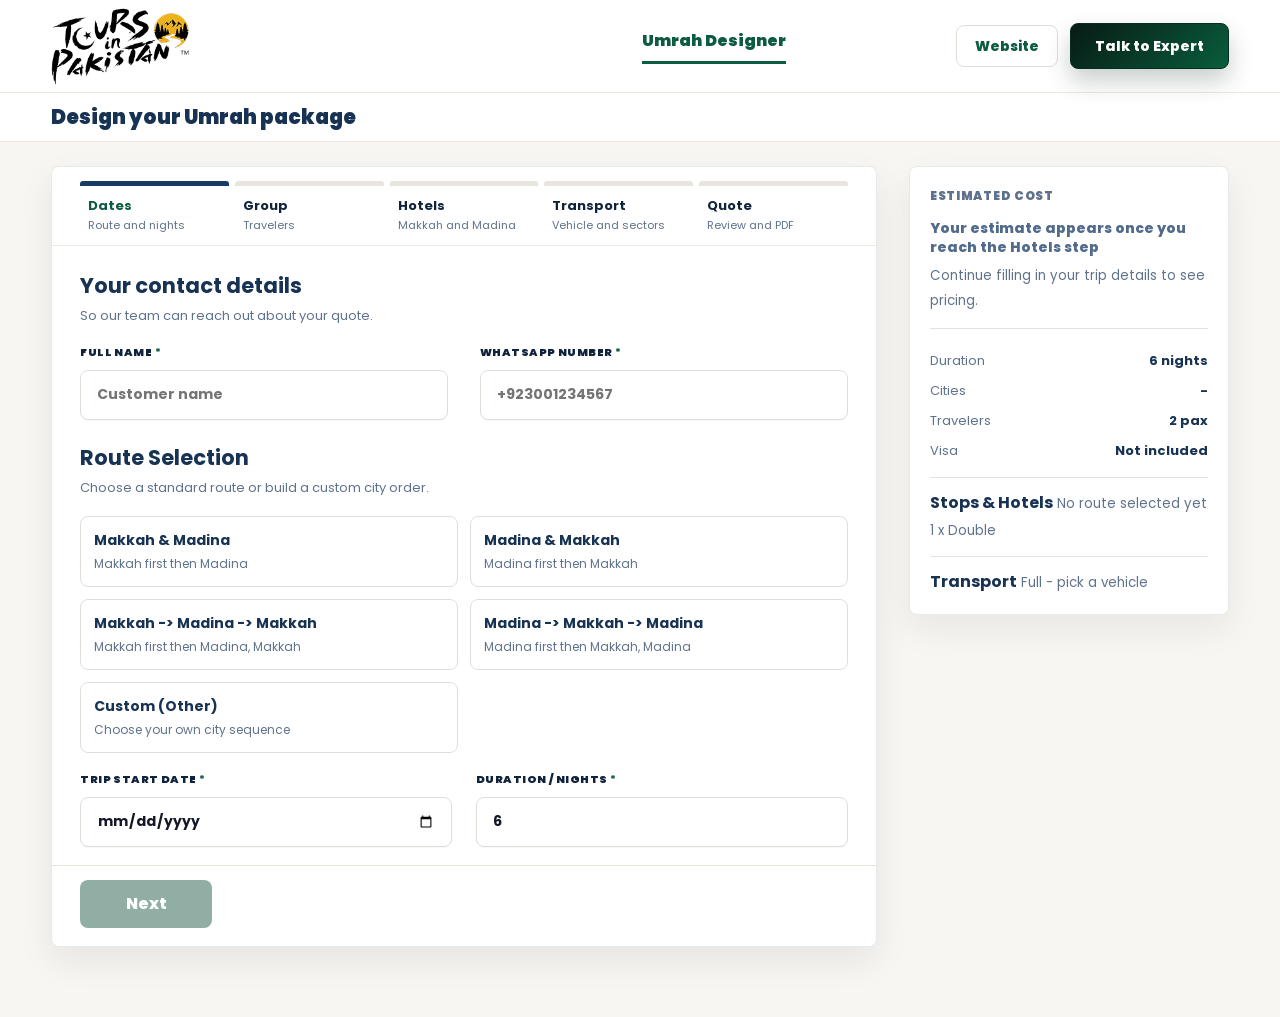
<file: index.html>
<!doctype html>
<html lang="en">
  <head>
    <meta charset="UTF-8" />
    <meta name="viewport" content="width=device-width, initial-scale=1.0" />
    <title>Umrah Package Designer</title>
    <link rel="preconnect" href="https://fonts.googleapis.com">
    <link rel="preconnect" href="https://fonts.gstatic.com" crossorigin>
    <link href="https://fonts.googleapis.com/css2?family=Poppins:wght@400;500;600;700;800;900&display=swap" rel="stylesheet">
    <link rel="stylesheet" href="./styles.css?v=28" />
  </head>
  <body>
    <nav class="nav">
      <div class="container navin">
        <a class="brand" href="#">
          <img class="brandLogo" src="./toursinpakistan-logo.png?v=1" alt="Tours in Pakistan">
        </a>
        <div class="links">
          <a href="#designer">Umrah Designer</a>
        </div>
        <div class="navActions">
          <a class="btn small alt" href="https://toursinpakistan.com/" target="_blank" rel="noreferrer">Website</a>
          <a class="btn small" href="https://wa.me/923703049245">Talk to Expert</a>
        </div>
      </div>
    </nav>

    <header class="hero">
      <div class="container heroIntro">
        <span class="heroIcon" aria-hidden="true"></span>
        <h1>Design your Umrah package</h1>
        <p>Choose dates, route, hotels, rooms, transport and extras using your own 1448H data. The estimate stays zero until priced options are selected.</p>
      </div>
    </header>

    <main class="container modernMain" id="designer">
      <div class="designerLayout">
        <section class="wizardCard">
          <div class="wizardSteps" id="wizardSteps"></div>
          <div class="wizardGrid" id="wizardGrid"></div>
          <div class="wizardFooter">
            <div id="summaryTags" class="summaryTags"></div>
            <div class="wizardButtons">
              <button class="btn small alt" id="backStepBtn" type="button">Previous</button>
              <button class="btn redBtn" id="designBtn" type="button">Next</button>
            </div>
          </div>
        </section>

        <aside class="estimateCard" id="estimateCard"></aside>
      </div>

      <section class="resultBar hidden" id="resultBar">
        <div>
          <span class="pill greenPill">Live estimate</span>
          <h2 id="previewTitle">Umrah package estimate</h2>
          <p id="previewMeta">Select hotels and transport to start pricing.</p>
        </div>
        <div class="resultActions">
          <span>Estimated total</span>
          <strong id="price">Rs. 0</strong>
          <div class="resultButtons">
            <button class="btn small alt" id="editTripBtn" type="button">Edit Details</button>
            <button class="btn small" id="pdfBtn" type="button">Download PDF</button>
          </div>
        </div>
      </section>

      <section class="panel simplePanel hidden" id="itinerary">
        <div class="sectionTitle">
          <div>
            <h2>Package Itinerary</h2>
            <p>Generated from selected route, nights and hotels after submission.</p>
          </div>
        </div>
        <div class="itinerary" id="itineraryList"></div>
      </section>
    </main>

    <div class="submitModal hidden" id="submitModal" role="dialog" aria-modal="true" aria-labelledby="submitModalTitle">
      <div class="submitBackdrop" data-close-submit></div>
      <div class="submitDialog">
        <button class="submitClose" type="button" data-close-submit aria-label="Close">x</button>
        <div class="submitIcon">✓</div>
        <h2 id="submitModalTitle">Thank you</h2>
        <p>We have received your details. Our person will contact you soon.</p>
        <button class="btn" type="button" data-close-submit>Close</button>
      </div>
    </div>

    <script src="./data.js?v=18"></script>
    <script src="./app.js?v=46"></script>
  </body>
</html>
</file>
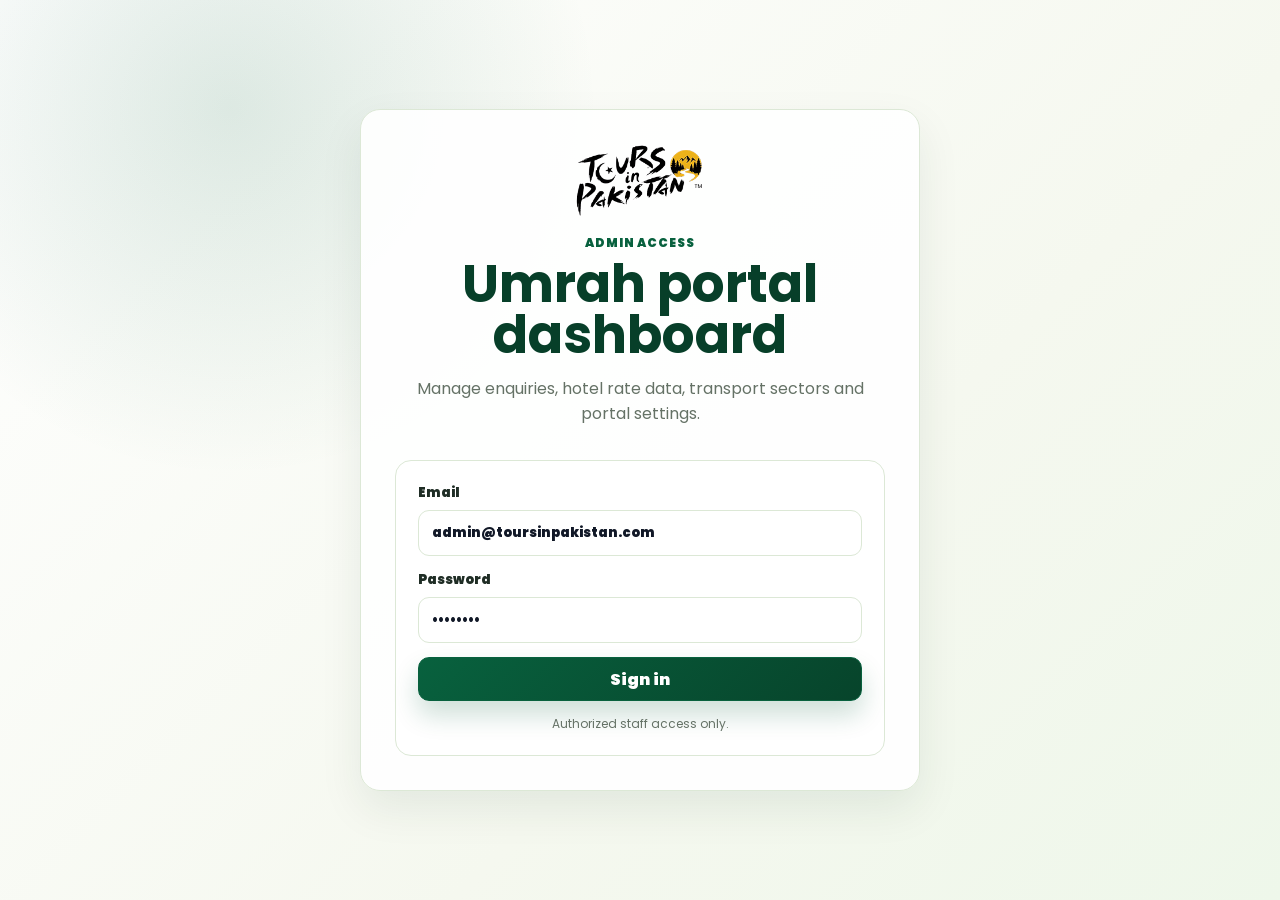
<file: dashboard.html>
<!doctype html>
<html lang="en">
  <head>
    <meta charset="UTF-8" />
    <meta name="viewport" content="width=device-width, initial-scale=1.0" />
    <title>Umrah Portal Dashboard</title>
    <link rel="preconnect" href="https://fonts.googleapis.com">
    <link rel="preconnect" href="https://fonts.gstatic.com" crossorigin>
    <link href="https://fonts.googleapis.com/css2?family=Poppins:wght@400;500;600;700;800;900&display=swap" rel="stylesheet">
    <link rel="stylesheet" href="./dashboard.css?v=23" />
  </head>
  <body>
    <main class="loginShell" id="loginShell">
      <section class="loginPanel">
        <a class="brand" href="./index.html">
          <img class="brandLogo" src="./toursinpakistan-logo.png?v=1" alt="Tours in Pakistan">
        </a>
        <div>
          <p class="eyebrow">Admin access</p>
          <h1>Umrah portal dashboard</h1>
          <p class="muted">Manage enquiries, hotel rate data, transport sectors and portal settings.</p>
        </div>
        <form class="loginCard" id="loginForm">
          <label>Email<input id="loginEmail" type="email" value="admin@toursinpakistan.com" autocomplete="username" required></label>
          <label>Password<input id="loginPassword" type="password" value="admin123" autocomplete="current-password" required></label>
          <button class="primaryBtn" type="submit">Sign in</button>
          <p class="loginHint">Authorized staff access only.</p>
          <div class="alert hidden" id="loginAlert"></div>
        </form>
      </section>
    </main>

    <div class="adminShell hidden" id="adminShell">
      <aside class="sidebar">
        <div class="mobileMenuBar">
          <a class="brand sidebarBrand" href="./index.html">
            <img class="brandLogo sidebarLogo" src="./toursinpakistan-logo.png?v=1" alt="Tours in Pakistan">
          </a>
          <button class="menuToggle" id="menuToggle" type="button" aria-label="Open dashboard menu" aria-expanded="false">
            <span></span><span></span><span></span>
          </button>
        </div>
        <nav class="sideNav" id="sideNav">
          <button class="active" data-view="overview" type="button">Dashboard</button>
          <button data-view="leads" type="button">Leads</button>
          <button data-view="hotels" type="button">Hotels</button>
          <button data-view="vehicles" type="button">Vehicles</button>
          <button data-view="transport" type="button">Transport</button>
          <button data-view="settings" type="button">Settings</button>
          <button class="navExportBtn" id="exportLeadsBtn" type="button">Export Leads</button>
          <button class="navLogoutBtn" id="logoutBtn" type="button">Sign out</button>
        </nav>
      </aside>

      <main class="adminMain">
        <header class="topbar">
          <div>
            <p class="eyebrow">Tours in Pakistan</p>
            <h1 id="viewTitle">Dashboard</h1>
          </div>
        </header>

        <section class="view active" id="overviewView">
          <div class="statsGrid" id="statsGrid"></div>
          <div class="dashboardMainGrid">
            <article class="card">
              <div class="cardHead">
                <div>
                  <h2>Recent enquiries</h2>
                  <p>Live quote requests from the designer and admin entries.</p>
                </div>
              </div>
              <div class="compactList" id="recentLeads"></div>
            </article>
            <article class="card profitCard">
              <div class="cardHead">
                <div>
                  <h2>Profit by category</h2>
                  <p>Added in SAR after hotel, transport and extras are calculated.</p>
                </div>
              </div>
              <div class="profitGrid">
                <label>Economy<input id="overviewProfitEconomySar" type="number" min="0"></label>
                <label>Standard<input id="overviewProfitStandardSar" type="number" min="0"></label>
                <label>Executive<input id="overviewProfitExecutiveSar" type="number" min="0"></label>
              </div>
              <div class="profitActions">
                <button class="primaryBtn small" id="saveOverviewProfitBtn" type="button">Save Profit</button>
                <span class="saveHint hidden" id="overviewProfitSaved">Saved</span>
              </div>
            </article>
          </div>
        </section>

        <section class="view" id="leadsView">
          <div class="card">
            <div class="cardHead">
              <div>
                <h2>Leads</h2>
                <p>Track customer enquiries, quote status and trip details.</p>
              </div>
              <button class="ghostBtn" id="addLeadBtn" type="button">Add Lead</button>
            </div>
            <div class="tableWrap">
              <table class="leadsTable">
                <thead>
                  <tr>
                    <th>Name</th>
                    <th>Phone</th>
                    <th>Route</th>
                    <th>Date</th>
                    <th>Hotels</th>
                    <th>Total</th>
                    <th>Status</th>
                    <th>Action</th>
                  </tr>
                </thead>
                <tbody id="leadsTable"></tbody>
              </table>
            </div>
          </div>
        </section>

        <section class="view" id="hotelsView">
          <div class="card">
            <div class="cardHead">
              <div>
                <h2>Hotels</h2>
                <p>Seasonal rate records loaded from your Makkah, Madina and Top Agent sheets.</p>
              </div>
              <div class="topActions">
                <input class="searchBox" id="hotelSearch" type="search" placeholder="Search hotel or city">
                <button class="ghostBtn" id="addHotelBtn" type="button">Add Hotel</button>
              </div>
            </div>
            <div class="hotelCitySections">
              <section class="hotelCityBlock">
                <div class="citySectionHead">
                  <h3>Makkah Hotels</h3>
                  <span id="makkahHotelCount">0 hotels</span>
                </div>
                <div class="hotelGrid" id="makkahHotelGrid"></div>
              </section>
              <section class="hotelCityBlock">
                <div class="citySectionHead">
                  <h3>Madina Hotels</h3>
                  <span id="madinaHotelCount">0 hotels</span>
                </div>
                <div class="hotelGrid" id="madinaHotelGrid"></div>
              </section>
            </div>
          </div>
        </section>

        <section class="view" id="transportView">
          <div class="card">
            <div class="cardHead">
              <div>
                <h2>Transport</h2>
                <p>Vehicle sector prices from the Harmain transport rate sheet.</p>
              </div>
              <div class="topActions">
                <span class="badge">SAR per vehicle</span>
                <button class="ghostBtn" id="addTransportBtn" type="button">Add Sector</button>
              </div>
            </div>
            <div class="tableWrap">
              <table class="transportTable">
                <thead id="transportHead"></thead>
                <tbody id="transportTable"></tbody>
              </table>
            </div>
          </div>
        </section>

        <section class="view" id="vehiclesView">
          <div class="card">
            <div class="cardHead">
              <div>
                <h2>Vehicles</h2>
                <p>Edit the vehicle types used in the designer dropdown and transport rate columns.</p>
              </div>
              <button class="ghostBtn" id="addVehicleBtn" type="button">Add Vehicle</button>
            </div>
            <div class="tableWrap">
              <table class="vehiclesTable">
                <thead>
                  <tr>
                    <th>Vehicle</th>
                    <th>Capacity</th>
                    <th>Type</th>
                    <th>Image</th>
                    <th>Action</th>
                  </tr>
                </thead>
                <tbody id="vehiclesTable"></tbody>
              </table>
            </div>
          </div>
        </section>

        <section class="view" id="settingsView">
          <div class="card settingsCard">
            <div>
              <h2>Settings</h2>
            <p>Calculation settings used by the quote engine. Customers only see the final rate.</p>
            </div>
            <label>Company Name<input id="companyName" type="text"></label>
            <label>WhatsApp Number<input id="whatsappNumber" type="tel"></label>
            <label>SAR to PKR Exchange Rate<input id="exchangeRateInput" type="number" min="1"></label>
            <label>Economy Profit SAR<input id="profitEconomySarInput" type="number" min="0"></label>
            <label>Standard Profit SAR<input id="profitStandardSarInput" type="number" min="0"></label>
            <label>Executive Profit SAR<input id="profitExecutiveSarInput" type="number" min="0"></label>
            <label>Visa Price Per Traveler PKR<input id="visaPriceInput" type="number" min="0"></label>
            <label>Ziyarat Estimate SAR<input id="ziyaratSarInput" type="number" min="0"></label>
            <label>PDF Footer Note<textarea id="pdfNote"></textarea></label>
            <button class="primaryBtn" id="saveSettingsBtn" type="button">Save Settings</button>
            <div class="alert success hidden" id="settingsSaved">Settings saved.</div>
          </div>
        </section>
      </main>
    </div>

    <div class="modal hidden" id="leadModal">
      <div class="modalBackdrop" data-close-modal></div>
      <form class="modalCard" id="leadForm">
        <button class="modalClose" data-close-modal type="button">x</button>
        <h2 id="leadModalTitle">Add Lead</h2>
        <input id="leadId" type="hidden">
        <label>Name<input id="leadName" type="text" required></label>
        <label>Phone<input id="leadPhone" type="tel" required></label>
        <label>Route<input id="leadRoute" type="text" placeholder="Makkah -> Madina" required></label>
        <label>Trip Date<input id="leadDate" type="date" required></label>
        <label>Hotels<input id="leadHotels" type="text" placeholder="Selected hotels"></label>
        <label>Estimated Total<input id="leadTotal" type="text" placeholder="Rs. 0"></label>
        <label>Status<select id="leadStatus"><option>New</option><option>Contacted</option><option>Quoted</option><option>Booked</option><option>Cancelled</option></select></label>
        <div class="modalActions">
          <button class="primaryBtn" type="submit">Save Lead</button>
        </div>
      </form>
    </div>

    <div class="modal hidden" id="recordModal">
      <div class="modalBackdrop" data-close-record></div>
      <form class="modalCard wideModal" id="recordForm">
        <button class="modalClose" data-close-record type="button">x</button>
        <h2 id="recordTitle">Edit Record</h2>
        <div id="recordFields"></div>
        <div class="modalActions">
          <button class="primaryBtn" type="submit">Save Record</button>
        </div>
      </form>
    </div>

    <div class="modal hidden" id="viewModal">
      <div class="modalBackdrop" data-close-view></div>
      <div class="modalCard wideModal">
        <button class="modalClose" data-close-view type="button">x</button>
        <h2 id="viewTitleModal">Record Details</h2>
        <div class="detailsBox" id="viewDetails"></div>
      </div>
    </div>

    <script src="./data.js?v=18"></script>
    <script src="./dashboard.js?v=25"></script>
  </body>
</html>
</file>
<file: styles.css>
:root {
  --green: #0c5b42;
  --green2: #133f35;
  --red: #b90012;
  --gold: #0c5b42;
  --ink: #10233d;
  --muted: #5f728b;
  --bg: #f8f6f2;
  --card: #ffffff;
  --line: #e1ded8;
  --soft: #f4f7f8;
  --shadow: 0 14px 34px rgba(16, 24, 40, .08);
}

* { box-sizing: border-box; }
html { scroll-behavior: smooth; }
body {
  margin: 0;
  font-family: Poppins, system-ui, -apple-system, Segoe UI, Arial, sans-serif;
  color: var(--ink);
  background: var(--bg);
}
a { color: inherit; text-decoration: none; }
button, input, select { font: inherit; }
button { cursor: pointer; }
button:disabled {
  cursor: not-allowed;
}
.hidden { display: none !important; }
.container { width: min(1040px, 92%); margin: auto; }

.btn {
  border: 0;
  border-radius: 8px;
  min-height: 48px;
  padding: 0 22px;
  display: inline-flex;
  align-items: center;
  justify-content: center;
  gap: 10px;
  color: #fff;
  background: #0f3b63;
  font-weight: 800;
  box-shadow: 0 10px 22px rgba(15, 59, 99, .18);
}
.btn.alt {
  background: #fff;
  color: var(--green);
  border: 1px solid var(--line);
  box-shadow: none;
}
.btn.small {
  min-height: 42px;
  padding: 0 18px;
  font-size: 14px;
}
.navActions .btn:not(.alt) {
  min-height: 46px;
  padding: 0 24px;
  color: #fff;
  background: linear-gradient(135deg, #071b14, #0a5d3d);
  border: 1px solid #062d1f;
  box-shadow: 0 12px 24px rgba(6, 36, 25, .22);
}
.navActions .btn:not(.alt):hover {
  background: linear-gradient(135deg, #0b2b20, #087247);
}
.resultButtons #pdfBtn {
  color: #061810;
  background: linear-gradient(135deg, #f4c95d, #dba522);
  border: 1px solid #c89419;
  box-shadow: 0 12px 24px rgba(191, 137, 18, .24);
}
.resultButtons #pdfBtn:hover {
  background: linear-gradient(135deg, #ffda76, #d49b12);
}
.btn:disabled {
  opacity: .48;
  box-shadow: none;
  filter: grayscale(.2);
}
.redBtn {
  min-width: 132px;
  background: #0c5b42;
  box-shadow: 0 12px 22px rgba(12, 91, 66, .18);
}
.submittedBtn,
.submittedBtn:disabled {
  background: #88928d;
  color: #fff;
  box-shadow: none;
  opacity: 1;
}

.nav {
  position: sticky;
  top: 0;
  z-index: 10;
  padding: 0;
  background: #fff;
  border-bottom: 1px solid #ece7df;
}
.navin {
  width: min(1340px, 92%);
  height: 92px;
  padding: 0;
  border: 0;
  border-radius: 0;
  background: #fff;
  box-shadow: none;
  display: grid;
  grid-template-columns: minmax(360px, 420px) 1fr auto;
  gap: 24px;
  align-items: center;
}
.brand {
  display: flex;
  align-items: center;
  gap: 14px;
  color: var(--green2);
  font-size: 15px;
  font-weight: 900;
  line-height: 1.05;
}
.brandLogo {
  width: clamp(220px, 18vw, 310px);
  height: 78px;
  object-fit: contain;
  object-position: left center;
  border-radius: 8px;
  display: block;
}
.logoMark {
  width: 44px;
  height: 44px;
  border-radius: 9px;
  display: grid;
  place-items: center;
  color: #fff;
  background: linear-gradient(145deg, #0d6b45, #07341f);
  font-size: 13px;
}
.links {
  justify-self: center;
  display: flex;
  gap: 42px;
  color: #141a2a;
  font-weight: 850;
}
.links a:first-child {
  color: var(--green);
  border-bottom: 3px solid var(--green);
  padding-bottom: 8px;
}
.navActions {
  display: flex;
  align-items: center;
  gap: 12px;
}

.hero {
  padding: 14px 0;
  border-bottom: 1px solid #ece7df;
  background: #fff;
}
.heroIntro {
  width: min(1340px, 92%);
  text-align: left;
}
.heroIcon {
  display: none;
}
.hero h1 {
  margin: 0;
  font-family: inherit;
  color: #173252;
  font-size: 20px;
  line-height: 1;
  font-weight: 900;
  letter-spacing: 0;
}
.hero p {
  display: none;
}

.modernMain {
  width: min(1340px, 92%);
  padding-top: 24px;
  padding-bottom: 70px;
  scroll-margin-top: 88px;
}
.designerLayout {
  display: grid;
  grid-template-columns: minmax(0, 1fr) 320px;
  gap: 32px;
  align-items: start;
}
.designerLayout > *,
.wizardCard,
.wizardGrid,
.wizardSteps {
  min-width: 0;
}
body[data-step="hotels"] .designerLayout {
  grid-template-columns: 1fr;
}
body[data-step="hotels"] .estimateCard {
  display: none;
}
body[data-step="hotels"] .wizardGrid {
  grid-template-columns: repeat(12, minmax(0, 1fr));
}
body[data-step="hotels"] .hotelChooser,
body[data-step="hotels"] .hotelStop,
body[data-step="hotels"] .categoryTabs,
body[data-step="hotels"] .hotelChoices {
  grid-column: 1 / -1;
  width: 100%;
}
.wizardCard,
.resultBar,
.simplePanel,
.estimateCard {
  background: var(--card);
  border: 1px solid #e5ebe6;
  border-radius: 8px;
  box-shadow: var(--shadow);
}
.wizardGrid {
  display: grid;
  grid-template-columns: repeat(6, minmax(0, 1fr));
  gap: 18px 24px;
  padding: 24px 28px 18px;
  align-items: start;
}
.wizardSteps {
  display: grid;
  grid-template-columns: repeat(5, minmax(0, 1fr));
  gap: 6px;
  padding: 14px 28px 0;
  max-width: 100%;
  border-bottom: 1px solid #eee9e2;
}
.wizardSteps button {
  min-height: 48px;
  border: 0;
  border-top: 5px solid #e8e5df;
  border-radius: 3px 3px 0 0;
  background: transparent;
  color: var(--muted);
  display: grid;
  grid-template-columns: 1fr;
  grid-template-rows: auto auto;
  gap: 3px;
  align-items: center;
  text-align: left;
  padding: 10px 8px 12px;
  cursor: pointer;
}
.wizardSteps button:disabled {
  cursor: default;
}
.wizardSteps span {
  display: none;
  font-weight: 900;
}
.wizardSteps b {
  color: var(--ink);
  font-size: 13px;
}
.wizardSteps small {
  font-size: 11px;
  line-height: 1.25;
}
.wizardSteps button.active {
  border-top-color: #163b64;
  background: transparent;
}
.wizardSteps button.done {
  border-top-color: #163b64;
}
.wizardSteps button.done b,
.wizardSteps button.active b {
  color: var(--green);
}
.formIntro {
  grid-column: 1 / -1;
}
.formIntro b {
  display: block;
  font-family: inherit;
  font-size: 21px;
  color: #173252;
}
.formIntro small {
  display: block;
  margin-top: 5px;
  color: var(--muted);
  font-size: 13px;
}
.field.big {
  grid-column: span 3;
  display: grid;
  gap: 9px;
}
.routeIntro {
  margin-top: 4px;
}
.routeCards,
.optionGrid {
  grid-column: 1 / -1;
  display: grid;
  grid-template-columns: 1fr 1fr;
  gap: 12px;
}
.routeCard,
.optionGrid button,
.customRoute,
.nightsPanel,
.groupNote,
.hotelStopTabs,
.categoryTabs,
.reviewBlock {
  border: 1px solid var(--line);
  border-radius: 8px;
  background: #fff;
}
.routeCard,
.optionGrid button {
  min-height: 58px;
  padding: 13px;
  color: #173252;
  text-align: left;
}
.routeCard.active,
.optionGrid button.active {
  border-color: #173252;
  background: #f7f9fb;
  box-shadow: inset 0 0 0 1px #173252;
}
.routeCard b,
.optionGrid b {
  display: block;
  font-size: 14px;
}
.routeCard small,
.optionGrid small {
  display: block;
  margin-top: 4px;
  color: var(--muted);
  font-size: 12px;
}
.customRoute {
  grid-column: 1 / -1;
  display: grid;
  gap: 12px;
  padding: 12px;
  background: #fff9f1;
  border-color: #ffd39a;
}
.customRoute > div:first-child {
  display: flex;
  justify-content: space-between;
  color: #173252;
}
.customRoute button {
  border: 1px solid var(--line);
  border-radius: 10px;
  background: #fff;
  min-height: 38px;
  padding: 0 12px;
  color: #173252;
  font-weight: 850;
}
.customRouteActions {
  display: grid;
  grid-template-columns: 1fr 1fr;
  gap: 8px;
}
.cityChips {
  display: flex;
  align-items: center;
  gap: 8px;
  flex-wrap: wrap;
}
.cityChips span {
  border-radius: 999px;
  background: #e8eef2;
  color: #173252;
  padding: 7px 9px;
  font-size: 12px;
  font-weight: 850;
}
.cityChips button {
  min-height: 0;
  border: 0;
  padding: 0 0 0 4px;
  background: transparent;
}
.nightsPanel,
.groupNote,
.reviewBlock {
  grid-column: 1 / -1;
  padding: 14px;
}
.nightStop {
  min-height: 58px;
  display: flex;
  justify-content: space-between;
  align-items: center;
  border-top: 1px solid #edf1ee;
}
.nightStop span {
  display: grid;
  text-transform: none;
  letter-spacing: 0;
  font-size: 15px;
  color: #173252;
}
.nightStop small {
  color: var(--muted);
}
.stopNightControl {
  display: grid;
  grid-template-columns: 34px minmax(76px, auto) 34px;
  gap: 10px;
  align-items: center;
  justify-items: center;
}
.stopNightControl strong {
  min-width: 76px;
  text-align: center;
  color: var(--ink);
}
.circleBtn:disabled {
  cursor: not-allowed;
  opacity: .45;
}
.circleBtn:disabled:hover {
  color: var(--green);
  background: #fff;
}
.hotelStopTabs {
  grid-column: 1 / -1;
  display: grid;
  grid-template-columns: repeat(3, 1fr);
  overflow: hidden;
}
.hotelStopTabs button {
  border: 0;
  border-right: 1px solid #edf1ee;
  background: #f2f1ed;
  min-height: 58px;
  color: #173252;
}
.hotelStopTabs button.active {
  background: #fff;
}
.hotelStopTabs small {
  display: block;
  margin-top: 3px;
  color: var(--muted);
  font-size: 11px;
}
.categoryTabs {
  display: grid;
  grid-template-columns: repeat(3, 1fr);
  gap: 8px;
  margin-bottom: 12px;
  border: 0;
}
.categoryTabs button {
  min-height: 50px;
  border: 1px solid var(--line);
  border-radius: 8px;
  background: #fff;
  padding: 10px;
  color: #173252;
  font-size: 14px;
  font-weight: 900;
  text-align: left;
  cursor: pointer;
}
.categoryTabs button.active {
  border-color: #173252;
  background: #f4f7f8;
  box-shadow: inset 0 0 0 1px #173252;
}
.categoryTabs small {
  display: block;
  margin-top: 4px;
  color: var(--muted);
  font-size: 11px;
}
.field.big span,
.miniPanel h3 {
  margin: 0;
  font-size: 11px;
  letter-spacing: .04em;
  text-transform: uppercase;
  color: var(--ink);
  font-weight: 900;
}
.field.big b { color: var(--green); }
.field.big input,
.field.big select,
.emptySelect {
  width: 100%;
  min-height: 50px;
  border: 1px solid var(--line);
  border-radius: 8px;
  background: #fff;
  padding: 0 16px;
  color: #141827;
  font-size: 14px;
  font-weight: 650;
  box-shadow: 0 1px 0 rgba(16, 24, 40, .03);
}
.field.big input:focus,
.field.big select:focus {
  outline: 2px solid rgba(8, 97, 62, .16);
  border-color: var(--green);
}
.emptySelect {
  display: flex;
  align-items: center;
  color: var(--muted);
  border-style: dashed;
}

.miniPanel {
  grid-column: span 2;
  min-height: 110px;
  padding: 16px;
  border: 1px solid var(--line);
  border-radius: 8px;
  background: #fff;
}
.agePanel,
.groupRoomControls {
  grid-column: 1 / -1;
  display: grid;
  grid-template-columns: repeat(3, minmax(0, 1fr));
  gap: 14px;
  align-items: end;
}
.ageField {
  display: grid;
  gap: 8px;
}
.ageField span {
  font-size: 11px;
  letter-spacing: .04em;
  text-transform: uppercase;
  color: var(--ink);
  font-weight: 900;
}
.ageField select {
  width: 100%;
  min-height: 48px;
  border: 1px solid var(--line);
  border-radius: 8px;
  background: #fff;
  padding: 0 14px;
  color: var(--ink);
  font-weight: 700;
}
.groupRoomControls .field.big,
.groupRoomControls .roomsControl {
  grid-column: auto;
}
.hotelControls {
  grid-column: 1 / -1;
  display: grid;
  grid-template-columns: minmax(240px, 360px) 180px;
  gap: 16px;
  align-items: end;
}
.hotelControls .field.big {
  grid-column: auto;
}
.roomsControl {
  display: grid;
  gap: 9px;
}
.roomsControl > span {
  margin: 0;
  font-size: 11px;
  letter-spacing: .04em;
  text-transform: uppercase;
  color: var(--ink);
  font-weight: 900;
}
.compactCounter {
  height: 50px;
  grid-template-columns: 34px 1fr 34px;
  border: 1px solid var(--line);
  border-radius: 8px;
  padding: 0 10px;
}
.compactCounter strong {
  text-align: center;
}
.counterRow {
  height: 44px;
  display: grid;
  grid-template-columns: 1fr 34px 28px 34px;
  gap: 10px;
  align-items: center;
  border-bottom: 1px solid #edf1ee;
}
.counterRow:last-child { border-bottom: 0; }
.counterRow span {
  color: var(--ink);
  font-size: 14px;
  font-weight: 650;
}
.circleBtn {
  width: 30px;
  height: 30px;
  border-radius: 50%;
  border: 1px solid var(--line);
  background: #fff;
  color: var(--green);
  font-size: 18px;
}
.circleBtn:hover {
  color: #fff;
  background: var(--green);
}

.previewOnly {
  grid-column: 1 / -1;
}
.hotelChooser {
  grid-column: 1 / -1;
  width: 100%;
  display: grid;
  gap: 16px;
  justify-self: stretch;
}
.hotelStop {
  width: 100%;
  display: grid;
  gap: 10px;
}
.hotelStop h4 {
  margin: 8px 0 10px;
  color: var(--green2);
}
.choiceGrid {
  display: grid;
  grid-template-columns: repeat(auto-fit, minmax(220px, 1fr));
  gap: 12px;
  max-height: none;
  overflow: visible;
  padding-right: 4px;
}
.hotelChoices {
  width: 100%;
  grid-template-columns: repeat(4, minmax(0, 1fr));
  align-items: stretch;
  padding-right: 0;
}
.choiceCard {
  border: 1px solid var(--line);
  border-radius: 8px;
  padding: 10px;
  background: #fff;
  text-align: left;
  display: grid;
  gap: 10px;
  align-content: start;
  color: var(--ink);
  min-height: 210px;
}
.choiceCard.active,
.choiceCard:hover {
  border-color: var(--green);
  background: var(--soft);
}
.choiceCard img {
  width: 100%;
  aspect-ratio: 16 / 9;
  object-fit: cover;
  border-radius: 6px;
}
.choiceCard b {
  display: block;
  font-size: 13px;
  line-height: 1.2;
  color: #111;
}
.choiceCard small {
  display: block;
  margin-top: 3px;
  color: var(--muted);
  font-size: 12px;
  line-height: 1.35;
}

.transportField,
.transportSectors,
.extrasPanel {
  grid-column: span 3;
}
.transportField,
.transportSectors {
  align-self: start;
}
.transportField { max-width: none; }
.vehicleDropdown {
  position: relative;
}
.vehicleTrigger,
.vehicleMenu button {
  width: 100%;
  min-height: 58px;
  display: grid;
  grid-template-columns: 72px minmax(0, 1fr);
  gap: 12px;
  align-items: center;
  border: 1px solid var(--line);
  border-radius: 8px;
  background: #fff;
  padding: 6px 12px 6px 6px;
  text-align: left;
  color: var(--ink);
}
.vehicleTrigger::after {
  content: "";
  width: 8px;
  height: 8px;
  border-right: 2px solid var(--ink);
  border-bottom: 2px solid var(--ink);
  transform: rotate(45deg);
  justify-self: end;
  grid-column: 3;
}
.vehicleTrigger {
  grid-template-columns: 72px minmax(0, 1fr) 18px;
  min-height: 64px;
}
.vehicleTrigger.empty {
  grid-template-columns: minmax(0, 1fr) 18px;
  min-height: 64px;
  padding: 11px 16px;
  border-style: solid;
  border-color: #cad8d0;
  background: #fff;
}
.vehicleTrigger span {
  display: grid;
  gap: 3px;
  min-width: 0;
}
.vehicleTrigger small {
  color: var(--muted);
  font-size: 12px;
  font-weight: 600;
  line-height: 1.3;
}
.vehicleTrigger img,
.vehicleMenu img,
.vehiclePlaceholder {
  width: 72px;
  height: 46px;
  object-fit: cover;
  object-position: center;
  border-radius: 6px;
  border: 1px solid var(--line);
}
.vehiclePlaceholder {
  display: block;
  background: linear-gradient(135deg, #f7f7f7, #e9e9e9);
}
.vehicleMenu {
  display: none;
  position: absolute;
  z-index: 20;
  top: calc(100% + 6px);
  left: 0;
  right: 0;
  max-height: 318px;
  overflow: auto;
  border: 1px solid var(--line);
  border-radius: 8px;
  background: #fff;
  box-shadow: 0 16px 34px rgba(16, 24, 40, .13);
  padding: 6px;
}
.vehicleMenu.open {
  display: grid;
  gap: 6px;
}
.vehicleMenu button {
  grid-template-columns: 82px minmax(0, 1fr);
  min-height: 66px;
  padding: 8px 12px 8px 8px;
}
.vehicleMenu button span {
  display: grid;
  gap: 3px;
  min-width: 0;
}
.vehicleMenu button b {
  color: var(--green);
  font-size: 14px;
}
.vehicleMenu button small {
  color: var(--muted);
  font-size: 12px;
  font-weight: 700;
}
.vehicleMenu button.active,
.vehicleMenu button:hover {
  border-color: var(--green);
  background: #f4f8f6;
}
.sectorList {
  display: grid;
  gap: 8px;
  max-height: 280px;
  overflow: auto;
  padding-right: 4px;
}
.sectorChoice,
.toggleLine {
  min-height: 66px;
  display: grid;
  grid-template-columns: 20px minmax(0, 1fr);
  gap: 12px;
  align-items: center;
  border: 1px solid var(--line);
  border-radius: 8px;
  padding: 11px 12px;
  background: #fff;
}
.sectorChoice input {
  width: 20px;
  height: 20px;
  margin: 0;
}
.sectorChoice span {
  display: grid;
  gap: 4px;
  min-width: 0;
}
.sectorChoice b {
  display: block;
  color: var(--green);
  font-size: 13px;
  line-height: 1.25;
  overflow-wrap: anywhere;
}
.sectorChoice small {
  display: block;
  color: var(--muted);
  font-size: 11px;
  line-height: 1.3;
  font-weight: 800;
  overflow-wrap: anywhere;
}
.sectorChoice.active,
.toggleLine:has(input:checked) {
  border-color: var(--green);
  background: #f4f8f6;
}
.sectorChoice b,
.toggleLine b {
  display: block;
  font-size: 13px;
}
.sectorChoice small,
.toggleLine small {
  display: block;
  color: var(--muted);
  font-size: 12px;
  margin-top: 3px;
}
.extrasPanel {
  display: grid;
  gap: 8px;
}
.toggleLine {
  grid-template-columns: minmax(0, 1fr) 22px;
}
.toggleLine input {
  width: 20px;
  height: 20px;
}
.contactGrid {
  grid-column: 1 / -1;
  display: grid;
  grid-template-columns: 1fr 1fr;
  gap: 22px 32px;
}
.contactGrid .field.big {
  grid-column: auto;
}

.wizardFooter {
  display: grid;
  grid-template-columns: 1fr auto;
  gap: 20px 30px;
  align-items: center;
  padding: 14px 28px 18px;
  position: static;
  background: rgba(255,255,255,.97);
  border-top: 1px solid #e9e3dc;
  border-radius: 0 0 8px 8px;
  box-shadow: none;
}
.wizardButtons {
  display: flex;
  gap: 10px;
  align-items: center;
}
.summaryTags {
  display: none;
  flex-wrap: wrap;
  gap: 8px;
}
.summaryTags span {
  min-height: 38px;
  display: inline-flex;
  align-items: center;
  border: 1px solid #cce8d6;
  background: #ebf8ef;
  color: var(--green);
  border-radius: 9px;
  padding: 8px 14px;
  font-weight: 800;
  font-size: 12px;
}
.quoteBreakdown {
  grid-column: 1 / -1;
  border: 1px solid var(--line);
  border-radius: 8px;
  background: #fff;
  overflow: hidden;
}
.reviewBlock h3 {
  margin: 0 0 10px;
  color: #173252;
}
.reviewDay {
  border-left: 3px solid var(--green);
  padding: 8px 0 8px 12px;
}
.reviewDay b,
.reviewDay small {
  display: block;
}
.reviewDay small {
  color: var(--muted);
  margin-top: 3px;
}
.estimateCard {
  position: sticky;
  top: 96px;
  padding: 20px;
  box-shadow: 0 14px 34px rgba(16, 24, 40, .07);
}
.estimateCard > span {
  display: block;
  color: var(--muted);
  font-size: 12px;
  font-weight: 900;
  letter-spacing: .06em;
  text-transform: uppercase;
}
.estimateCard > strong {
  display: block;
  margin: 14px 0 5px;
  color: var(--green);
  font-family: inherit;
  font-size: 28px;
  line-height: 1.05;
}
.estimateCard > strong.placeholderCost {
  color: #526b8d;
  font-family: inherit;
  font-size: 14px;
  line-height: 1.35;
  font-weight: 800;
}
.estimateCard > small,
.estimateBlock small {
  color: var(--muted);
}
.estimateRows,
.estimateBlock {
  margin-top: 16px;
  padding-top: 12px;
  border-top: 1px solid #e5e1dc;
}
.estimateRows p,
.estimateBlock p {
  display: flex;
  justify-content: space-between;
  gap: 12px;
  margin: 10px 0;
  color: var(--muted);
  font-size: 13px;
}
.estimateBlock small + small {
  display: block;
  margin-top: 7px;
  line-height: 1.35;
}
.estimateRows b,
.estimateBlock b {
  color: #173252;
}
.breakRow {
  display: flex;
  justify-content: space-between;
  gap: 16px;
  padding: 12px 14px;
  border-bottom: 1px solid #edf1ee;
}
.breakRow:last-child {
  border-bottom: 0;
}
.breakRow span {
  color: var(--muted);
  font-size: 14px;
  font-weight: 800;
  letter-spacing: 0;
  text-transform: none;
}
.breakRow b {
  color: var(--ink);
}
.breakRow.total {
  background: var(--soft);
}
.breakRow.total b {
  color: var(--green);
  font-size: 20px;
}
.helper {
  grid-column: 1 / -1;
  justify-self: center;
  display: flex;
  align-items: center;
  gap: 10px;
  margin: 4px 0 0;
  color: var(--muted);
  font-size: 14px;
}
.helper b {
  color: var(--green);
  font-size: 16px;
}
.helpIcon {
  width: 18px;
  height: 18px;
  border: 2px solid var(--green);
  border-radius: 50%;
}

.resultBar {
  margin: 22px 0;
  padding: 22px 28px;
  display: flex;
  justify-content: space-between;
  gap: 24px;
  align-items: center;
}
.pill {
  display: inline-flex;
  align-items: center;
  border-radius: 999px;
  padding: 8px 13px;
  color: var(--green);
  background: #eef5e8;
  font-weight: 800;
  font-size: 13px;
}
.greenPill {
  background: #eafaef;
  color: #087a36;
}
.resultBar h2 {
  margin: 10px 0 5px;
  font-size: 28px;
}
.resultBar p,
.resultBar span {
  margin: 0;
  color: var(--muted);
}
.resultBar strong {
  display: block;
  color: var(--green);
  font-size: 30px;
}
.resultButtons {
  display: flex;
  gap: 8px;
  margin-top: 8px;
}
.resultActions {
  text-align: right;
}

.simplePanel {
  padding: 26px;
  margin: 22px 0;
}
.sectionTitle {
  display: flex;
  justify-content: space-between;
  gap: 16px;
  margin-bottom: 18px;
}
.sectionTitle h2 {
  margin: 0;
  font-size: 28px;
}
.sectionTitle p {
  margin: 6px 0 0;
  color: var(--muted);
}
.itinerary {
  display: grid;
  gap: 22px;
}
.day {
  display: grid;
  grid-template-columns: 132px minmax(0, 1fr);
  gap: 24px;
}
.photo {
  width: 132px;
  height: 132px;
  border: 8px solid #fff;
  box-shadow: 0 10px 25px rgba(0,0,0,.14);
  object-fit: cover;
  border-radius: 10px;
  transform: rotate(-3deg);
}
.timeline {
  border-left: 4px solid var(--ink);
  padding-left: 24px;
  position: relative;
}
.timeline::before {
  content: "";
  position: absolute;
  left: -12px;
  top: 0;
  width: 20px;
  height: 20px;
  border-radius: 50%;
  background: var(--green);
}
.timeline h3 {
  margin: 0 0 12px;
  font-size: 22px;
}
.timeline ul {
  padding: 0;
  margin: 0;
  list-style: none;
  color: var(--muted);
}
.timeline li {
  margin: 8px 0;
}

.submitModal {
  position: fixed;
  inset: 0;
  z-index: 80;
  display: grid;
  place-items: center;
  padding: 20px;
}
.submitBackdrop {
  position: absolute;
  inset: 0;
  background: rgba(4, 20, 14, .58);
  backdrop-filter: blur(3px);
}
.submitDialog {
  position: relative;
  width: min(430px, 100%);
  display: grid;
  justify-items: center;
  gap: 12px;
  border: 1px solid #dfe9dc;
  border-radius: 18px;
  background: #fff;
  padding: 30px 26px 26px;
  text-align: center;
  box-shadow: 0 26px 70px rgba(5, 36, 23, .26);
}
.submitClose {
  position: absolute;
  top: 12px;
  right: 12px;
  width: 34px;
  height: 34px;
  border: 1px solid var(--line);
  border-radius: 50%;
  color: var(--ink);
  background: #fff;
  font-weight: 900;
}
.submitIcon {
  width: 62px;
  height: 62px;
  display: grid;
  place-items: center;
  border-radius: 50%;
  color: #fff;
  background: linear-gradient(135deg, #0a7a4d, #073f29);
  box-shadow: 0 14px 28px rgba(8, 97, 62, .22);
  font-size: 30px;
  font-weight: 900;
}
.submitDialog h2 {
  margin: 4px 0 0;
  color: var(--green2);
  font-size: 28px;
  line-height: 1.1;
}
.submitDialog p {
  max-width: 330px;
  margin: 0;
  color: var(--muted);
  line-height: 1.55;
}
.submitDialog .btn {
  width: min(240px, 100%);
  margin-top: 6px;
  background: linear-gradient(135deg, #08291f, #0a6945);
}
.rateSheets {
  display: grid;
  grid-template-columns: 1fr 1fr;
  gap: 16px;
}
.rateSheets img {
  width: 100%;
  max-height: 520px;
  object-fit: cover;
  object-position: top;
  border: 1px solid var(--line);
  border-radius: 16px;
}

@media (max-width: 980px) {
  .navin {
    grid-template-columns: 1fr auto;
    width: min(100% - 28px, 1340px);
    height: auto;
    min-height: 74px;
    padding: 12px 16px;
  }
  .links { display: none; }
  .wizardGrid,
  .designerLayout,
  .routeCards,
  .optionGrid,
  .customRouteActions,
  .hotelControls,
  .agePanel,
  .groupRoomControls,
  .contactGrid,
  .rateSheets {
    grid-template-columns: 1fr;
  }
  .field.big,
  .miniPanel,
  .transportField,
  .transportSectors,
  .extrasPanel,
  .contactGrid .field.big {
    grid-column: 1 / -1;
  }
  .choiceGrid {
    grid-template-columns: 1fr 1fr;
  }
  .hotelChoices {
    grid-template-columns: repeat(3, minmax(0, 1fr));
  }
  .wizardFooter,
  .resultBar {
    display: block;
  }
  .wizardButtons {
    margin-top: 14px;
  }
  .redBtn {
    width: 100%;
    min-width: 0;
    margin-top: 14px;
  }
  .resultActions {
    text-align: left;
    margin-top: 16px;
  }
  .estimateCard {
    position: static;
  }
  .wizardSteps {
    display: grid;
    grid-template-columns: repeat(5, minmax(0, 1fr));
    gap: 6px;
    overflow: visible;
    padding: 12px 14px 10px;
    border-bottom: 1px solid #eee9e2;
    scrollbar-width: none;
  }
  .wizardSteps::-webkit-scrollbar {
    display: none;
  }
  .wizardSteps button {
    min-height: 54px;
    grid-template-columns: 1fr;
    grid-template-rows: 26px auto;
    justify-items: center;
    gap: 5px;
    border-top: 0;
    border-left: 0;
    border-radius: 0;
    background: transparent;
    padding: 6px 2px 7px;
    text-align: center;
    position: relative;
  }
  .wizardSteps button::before {
    content: "";
    position: absolute;
    top: 18px;
    left: 0;
    right: 0;
    height: 3px;
    background: #e8e5df;
    z-index: 0;
  }
  .wizardSteps span {
    position: relative;
    z-index: 1;
    display: grid;
    place-items: center;
    width: 26px;
    height: 26px;
    border-radius: 50%;
    color: var(--muted);
    background: #e8e5df;
    font-size: 12px;
  }
  .wizardSteps b,
  .wizardSteps small {
    min-width: 0;
    overflow: hidden;
    text-overflow: ellipsis;
    white-space: nowrap;
  }
  .wizardSteps b {
    max-width: 100%;
    font-size: 11px;
  }
  .wizardSteps small {
    display: none;
  }
  .wizardSteps button.active,
  .wizardSteps button.done {
    border-left-color: transparent;
  }
  .wizardSteps button.active::before,
  .wizardSteps button.done::before {
    background: var(--green);
  }
  .wizardSteps button.active span,
  .wizardSteps button.done span {
    color: #fff;
    background: var(--green);
  }
}

@media (max-width: 620px) {
  .navActions .alt,
  .navActions .btn:not(:last-child) {
    display: none;
  }
  .container,
  .modernMain,
  .heroIntro,
  .navin {
    width: min(100% - 24px, 1340px);
  }
  .navin {
    grid-template-columns: minmax(0, 1fr) auto;
    min-height: 72px;
    gap: 10px;
    padding: 6px 0;
  }
  .brandLogo {
    width: clamp(132px, 42vw, 176px);
    height: 58px;
  }
  .navActions .btn {
    min-height: 42px;
    padding: 0 14px;
    border-radius: 9px;
    font-size: 13px;
    white-space: nowrap;
  }
  .hero {
    padding: 10px 0 8px;
    background: #fbfaf7;
  }
  .hero h1 {
    max-width: 360px;
    color: #0f2d4d;
    font-size: clamp(24px, 7vw, 30px);
    line-height: 1.05;
  }
  .modernMain {
    width: min(100% - 20px, 1340px);
    padding-top: 12px;
    padding-bottom: 34px;
  }
  .wizardCard,
  .estimateCard,
  .resultBar,
  .simplePanel {
    border-radius: 12px;
    box-shadow: 0 12px 28px rgba(16, 24, 40, .06);
  }
  .wizardSteps {
    gap: 0;
    padding: 12px 10px 9px;
  }
  .wizardSteps button {
    min-height: 42px;
    padding: 3px 1px 4px;
  }
  .wizardSteps button::before {
    top: 14px;
    height: 2px;
  }
  .wizardSteps span {
    width: 22px;
    height: 22px;
    font-size: 10px;
  }
  .wizardSteps b {
    margin-top: 1px;
    color: #173252;
    font-size: 9px;
    line-height: 1.1;
  }
  .choiceGrid {
    grid-template-columns: 1fr;
  }
  .hotelChoices {
    grid-template-columns: 1fr 1fr;
  }
  .day {
    grid-template-columns: 1fr;
  }
  .photo {
    display: none;
  }
  .wizardGrid {
    gap: 15px;
    padding: 20px 18px 18px;
  }
  .wizardFooter {
    padding: 12px 18px 18px;
  }
  .formIntro b {
    color: #173252;
    font-size: 20px;
    line-height: 1.15;
  }
  .formIntro small {
    margin-top: 6px;
    font-size: 12px;
    line-height: 1.5;
  }
  .field.big input,
  .field.big select,
  .emptySelect {
    min-height: 46px;
    border-radius: 9px;
  }
  .routeCard,
  .optionGrid button {
    min-height: 58px;
    border-radius: 9px;
    padding: 12px;
  }
  .estimateCard,
  body[data-submitted="false"] .estimateCard,
  body[data-submitted="true"] .estimateCard {
    display: none;
  }
  body[data-submitted="true"] .hero,
  body[data-submitted="true"] .wizardCard {
    display: none;
  }
  .submitModal {
    padding: 14px;
  }
  .submitDialog {
    border-radius: 16px;
    padding: 28px 18px 22px;
  }
}
</file>
<file: dashboard.css>
:root {
  --green: #08613e;
  --green2: #073f29;
  --red: #b90012;
  --gold: #c8952d;
  --ink: #111827;
  --muted: #657266;
  --bg: #f6f8f2;
  --card: #ffffff;
  --line: #dce8d6;
  --soft: #edf8f1;
  --shadow: 0 18px 44px rgba(13, 49, 32, .08);
}

* { box-sizing: border-box; }
body {
  margin: 0;
  color: var(--ink);
  background: var(--bg);
  font-family: Poppins, system-ui, -apple-system, Segoe UI, Arial, sans-serif;
}
a { color: inherit; text-decoration: none; }
button, input, select, textarea { font: inherit; }
button { cursor: pointer; }
.hidden { display: none !important; }
.muted { color: var(--muted); }
.eyebrow {
  margin: 0 0 7px;
  color: var(--green);
  font-size: 12px;
  font-weight: 900;
  letter-spacing: .08em;
  text-transform: uppercase;
}

.brand {
  display: inline-flex;
  align-items: center;
  gap: 12px;
  color: var(--green2);
  font-weight: 900;
  line-height: 1.05;
}
.brandLogo {
  width: 210px;
  height: 72px;
  object-fit: contain;
  object-position: left center;
  border-radius: 8px;
  display: block;
}
.sidebarLogo {
  width: 190px;
  height: 66px;
}
.brandMark {
  width: 46px;
  height: 46px;
  border-radius: 10px;
  display: grid;
  place-items: center;
  color: #fff;
  background: linear-gradient(145deg, #0d6b45, #07341f);
  font-size: 13px;
}

.loginShell {
  min-height: 100vh;
  display: grid;
  place-items: center;
  padding: 28px;
  background:
    radial-gradient(circle at 18% 12%, rgba(8, 97, 62, .13), transparent 28%),
    linear-gradient(135deg, #ffffff 0%, #f5f8ef 62%, #eef7ea 100%);
}
.loginPanel {
  width: min(560px, 100%);
  display: grid;
  grid-template-columns: 1fr;
  gap: 18px;
  align-items: center;
  text-align: center;
  border: 1px solid var(--line);
  border-radius: 20px;
  background: rgba(255, 255, 255, .92);
  padding: 34px;
  box-shadow: var(--shadow);
}
.loginPanel h1 {
  margin: 0 0 12px;
  max-width: none;
  color: var(--green2);
  font-family: inherit;
  font-size: clamp(34px, 5vw, 52px);
  line-height: .98;
}
.loginPanel .brand {
  justify-content: center;
}
.loginPanel .brandLogo {
  object-position: center center;
}
.loginCard {
  display: grid;
  gap: 14px;
  padding: 22px;
  border: 1px solid var(--line);
  border-radius: 16px;
  background: #fff;
  text-align: center;
  width: 100%;
}
.loginCard label {
  text-align: left;
}
.loginCard input {
  text-align: left;
}
label {
  display: grid;
  gap: 7px;
  color: #1f2d25;
  font-size: 13px;
  font-weight: 850;
}
input, select, textarea {
  width: 100%;
  min-height: 46px;
  border: 1px solid var(--line);
  border-radius: 11px;
  background: #fff;
  padding: 9px 13px;
  color: var(--ink);
}
textarea {
  min-height: 88px;
  resize: vertical;
}
input:focus, select:focus, textarea:focus {
  outline: 2px solid rgba(8, 97, 62, .16);
  border-color: var(--green);
}
.loginHint {
  margin: 0;
  color: var(--muted);
  font-size: 12px;
}

.primaryBtn,
.ghostBtn {
  min-height: 44px;
  border-radius: 11px;
  display: inline-flex;
  align-items: center;
  justify-content: center;
  gap: 8px;
  padding: 0 16px;
  font-weight: 900;
}
.primaryBtn {
  border: 1px solid var(--green);
  color: #fff;
  background: linear-gradient(135deg, var(--green), #07442b);
  box-shadow: 0 14px 26px rgba(8, 97, 62, .2);
}
.primaryBtn.small { min-height: 40px; }
.ghostBtn {
  border: 1px solid var(--line);
  color: var(--green);
  background: #fff;
}

.alert {
  border-radius: 12px;
  padding: 10px 12px;
  color: #9f1d13;
  background: #fff1ef;
  border: 1px solid #ffd1ca;
  font-weight: 800;
  font-size: 13px;
}
.alert.success {
  color: #075331;
  background: #e7f7eb;
  border-color: #bae6c5;
}

.adminShell {
  min-height: 100vh;
  display: grid;
  grid-template-columns: 250px minmax(0, 1fr);
}
.sidebar {
  position: sticky;
  top: 0;
  height: 100vh;
  display: flex;
  flex-direction: column;
  gap: 24px;
  padding: 26px 20px;
  color: #fff;
  background: #06432d;
}
.sidebarBrand {
  color: #eafff4;
}
.mobileMenuBar {
  display: contents;
}
.menuToggle {
  display: none;
}
.sideNav {
  display: grid;
  gap: 7px;
}
.sideNav button,
.navExportBtn,
.sidebarFoot a,
.sidebarFoot button {
  width: 100%;
  min-height: 44px;
  border: 0;
  border-radius: 11px;
  color: #ecfff5;
  background: transparent;
  padding: 0 14px;
  text-align: left;
  font-weight: 850;
}
.sideNav button:hover,
.sideNav button.active {
  background: #176a49;
}
.sideNav .navExportBtn {
  margin-top: 12px;
  color: #06432d;
  background: #fff;
  box-shadow: 0 12px 26px rgba(0, 0, 0, .14);
}
.sideNav .navExportBtn:hover {
  color: #fff;
  background: #0b5f3f;
}
.sideNav .navLogoutBtn {
  margin-top: 2px;
  color: #ffd9d9;
  border: 1px solid rgba(255, 255, 255, .14);
  background: rgba(255, 255, 255, .04);
}
.sideNav .navLogoutBtn:hover {
  color: #fff;
  background: #8a1720;
}
.sidebarFoot {
  display: grid;
  gap: 8px;
  margin-top: auto;
}
.sidebarFoot a {
  display: flex;
  align-items: center;
}
.sidebarFoot button {
  color: #ffd9d9;
}

.adminMain {
  min-width: 0;
  width: 100%;
  max-width: 1320px;
  margin: 0 auto;
  padding: 28px clamp(18px, 3vw, 34px) 48px;
}
.topbar {
  display: flex;
  align-items: flex-start;
  justify-content: space-between;
  gap: 18px;
  margin-bottom: 22px;
}
.topbar h1 {
  margin: 0;
  color: var(--green2);
  font-size: 34px;
  line-height: 1;
}
.topActions {
  display: flex;
  gap: 10px;
  flex-wrap: wrap;
  justify-content: flex-end;
}

.view { display: none; }
.view.active { display: block; }
.card {
  border: 1px solid var(--line);
  border-radius: 16px;
  background: var(--card);
  padding: 18px;
  box-shadow: var(--shadow);
}
.card h2 {
  margin: 0 0 5px;
  font-size: 22px;
}
.card p {
  margin: 0;
  color: var(--muted);
}
.cardHead {
  display: flex;
  justify-content: space-between;
  gap: 16px;
  align-items: center;
  margin-bottom: 16px;
}

.statsGrid {
  display: grid;
  grid-template-columns: repeat(2, minmax(0, 1fr));
  gap: 14px;
  margin-bottom: 18px;
}
.dashboardMainGrid {
  display: grid;
  grid-template-columns: minmax(0, 1fr);
  gap: 18px;
}
.profitCard {
  background: linear-gradient(180deg, #ffffff, #f8fbf7);
}
.profitGrid {
  display: grid;
  grid-template-columns: repeat(3, minmax(0, 1fr));
  gap: 12px;
}
.profitGrid label {
  display: grid;
  gap: 8px;
  color: var(--ink);
  font-weight: 900;
  font-size: 13px;
}
.profitGrid input {
  width: 100%;
  min-height: 46px;
  border: 1px solid var(--line);
  border-radius: 10px;
  padding: 0 14px;
  color: var(--green2);
  background: #fff;
  font-weight: 850;
}
.profitGrid input:focus {
  outline: 2px solid rgba(6, 91, 62, .15);
  border-color: var(--green);
}
.profitActions {
  display: flex;
  align-items: center;
  gap: 12px;
  margin-top: 14px;
}
.saveHint {
  color: var(--green);
  font-size: 13px;
  font-weight: 900;
}
.statCard {
  width: 100%;
  text-align: left;
  min-height: 116px;
  border: 1px solid var(--line);
  border-radius: 16px;
  background: #fff;
  padding: 18px;
  box-shadow: var(--shadow);
}
.statCard:hover {
  border-color: var(--green);
  background: #fbfffb;
}
.statCard span {
  display: block;
  color: var(--muted);
  font-size: 12px;
  font-weight: 900;
  text-transform: uppercase;
}
.statCard strong {
  display: block;
  margin-top: 12px;
  color: var(--green);
  font-size: 32px;
  line-height: 1;
}
.statCard small {
  display: block;
  margin-top: 8px;
  color: var(--muted);
  font-weight: 700;
}

.twoColumn {
  display: grid;
  grid-template-columns: minmax(0, 1.15fr) minmax(320px, .85fr);
  gap: 18px;
}
.dashboardMainGrid {
  display: grid;
  grid-template-columns: 1fr;
}
.compactList,
.healthList {
  display: grid;
  gap: 10px;
}
.miniItem,
.healthItem {
  display: flex;
  justify-content: space-between;
  gap: 14px;
  align-items: center;
  border: 1px solid #e5eee0;
  border-radius: 12px;
  padding: 12px;
  background: #fbfdf9;
}
.enquiryButton {
  width: 100%;
  border: 1px solid #e5eee0;
  text-align: left;
  cursor: pointer;
}
.enquiryButton:hover {
  border-color: var(--green);
  background: #f4fbf6;
}
.enquiryButton small {
  display: block;
  margin-top: 4px;
  line-height: 1.35;
}
.emptyState {
  align-items: center;
  border-style: dashed;
  background: #fbfdfb;
}
.emptyState button {
  min-height: 36px;
  border: 1px solid var(--green);
  border-radius: 9px;
  color: #fff;
  background: var(--green);
  padding: 0 14px;
  font-weight: 850;
}
.miniItem b,
.healthItem b {
  display: block;
  font-size: 14px;
}
.miniItem small,
.healthItem small {
  color: var(--muted);
}
.badge {
  display: inline-flex;
  min-height: 32px;
  align-items: center;
  border-radius: 999px;
  color: var(--green);
  background: var(--soft);
  padding: 6px 11px;
  font-weight: 900;
  font-size: 12px;
}
.badge.red {
  color: var(--red);
  background: #fff0f1;
}
.badge.gold {
  color: #8a5d00;
  background: #fff6dc;
}

.tableWrap {
  overflow: auto;
  border: 1px solid var(--line);
  border-radius: 14px;
  background: #fff;
}
table {
  width: 100%;
  border-collapse: collapse;
  background: #fff;
  min-width: 780px;
}
th, td {
  padding: 12px 12px;
  border-bottom: 1px solid #e5eee0;
  text-align: left;
  vertical-align: middle;
  font-size: 13px;
}
th {
  color: #24372f;
  background: #fbfcf7;
  font-weight: 900;
}
tr:last-child td {
  border-bottom: 0;
}
.leadsTable {
  min-width: 1040px;
  table-layout: fixed;
}
.vehiclesTable {
  min-width: 940px;
  table-layout: fixed;
}
.leadsTable th:nth-child(1) { width: 15%; }
.leadsTable th:nth-child(2) { width: 12%; }
.leadsTable th:nth-child(3) { width: 16%; }
.leadsTable th:nth-child(4) { width: 10%; }
.leadsTable th:nth-child(5) { width: 23%; }
.leadsTable th:nth-child(6) { width: 11%; }
.leadsTable th:nth-child(7) { width: 9%; }
.leadsTable th:nth-child(8) { width: 14%; }
.vehiclesTable th:nth-child(1) { width: 34%; }
.vehiclesTable th:nth-child(2) { width: 10%; }
.vehiclesTable th:nth-child(3) { width: 14%; }
.vehiclesTable th:nth-child(4) { width: 28%; }
.vehiclesTable th:nth-child(5) { width: 14%; }
.leadNameCell b,
.leadRouteCell b,
.leadHotelsCell b {
  display: block;
  color: var(--green2);
}
.leadNameCell small,
.leadDateCell small,
.leadHotelsCell small {
  display: block;
  margin-top: 4px;
  color: var(--muted);
  line-height: 1.35;
}
.leadRouteCell,
.leadHotelsCell {
  max-width: 280px;
  line-height: 1.35;
}
.leadRouteCell span,
.leadHotelsCell span {
  display: -webkit-box;
  overflow: hidden;
  -webkit-line-clamp: 2;
  -webkit-box-orient: vertical;
}
.moneyCell {
  color: var(--green2);
  font-weight: 900;
  white-space: nowrap;
}
.vehicleCell {
  min-width: 260px;
}
.vehicleInfo {
  display: flex;
  align-items: center;
  gap: 12px;
  min-width: 0;
}
.vehicleInfo img {
  width: 74px;
  height: 50px;
  flex: 0 0 auto;
  border: 1px solid var(--line);
  border-radius: 8px;
  object-fit: cover;
  background: #eef4ec;
}
.vehicleInfo b,
.vehicleInfo small {
  overflow: hidden;
  text-overflow: ellipsis;
}
.vehicleInfo b {
  display: block;
  white-space: nowrap;
  color: var(--green2);
}
.vehicleInfo small {
  display: block;
  margin-top: 4px;
  color: var(--muted);
  white-space: nowrap;
}
.urlCell a {
  display: inline-flex;
  color: var(--green);
  font-weight: 900;
}
.urlCell small {
  display: block;
  max-width: 340px;
  margin-top: 4px;
  overflow: hidden;
  color: var(--muted);
  text-overflow: ellipsis;
  white-space: nowrap;
}
td select {
  min-height: 36px;
  padding: 5px 9px;
}
.rowActions {
  display: flex;
  gap: 6px;
  flex-wrap: wrap;
}
.actionCell {
  width: 1%;
}
.leadActions {
  display: grid;
  grid-template-columns: 1fr 1fr;
  width: 132px;
  min-width: 132px;
}
.leadActions .danger {
  grid-column: 1 / -1;
}
.rowActions button {
  min-height: 32px;
  border: 1px solid var(--line);
  border-radius: 9px;
  background: #fff;
  color: var(--green);
  padding: 0 10px;
  font-size: 12px;
  font-weight: 900;
}
.rowActions button:hover {
  border-color: var(--green);
  background: var(--soft);
}
.rowActions button.danger {
  color: var(--red);
  background: #fff5f5;
  border-color: #f4c7c7;
}
.cardActions {
  margin-top: 4px;
}

.searchBox {
  max-width: 300px;
}
.hotelCitySections {
  display: grid;
  gap: 18px;
}
.hotelCityBlock {
  display: grid;
  gap: 12px;
}
.citySectionHead {
  display: flex;
  align-items: center;
  justify-content: space-between;
  gap: 14px;
  border: 1px solid var(--line);
  border-radius: 12px;
  background: #fbfdf9;
  padding: 12px 14px;
}
.citySectionHead h3 {
  margin: 0;
  color: var(--green2);
  font-size: 18px;
}
.citySectionHead span {
  color: var(--muted);
  font-size: 12px;
  font-weight: 900;
  text-transform: uppercase;
}
.hotelGrid {
  display: grid;
  grid-template-columns: repeat(3, minmax(0, 1fr));
  gap: 12px;
}
.hotelEmpty {
  grid-column: 1 / -1;
  border: 1px dashed var(--line);
  border-radius: 12px;
  background: #fbfdf9;
}
.hotelCard {
  border: 1px solid var(--line);
  border-radius: 14px;
  background: #fff;
  overflow: hidden;
}
.hotelCard img {
  width: 100%;
  aspect-ratio: 16 / 9;
  object-fit: cover;
}
.hotelCardBody {
  display: grid;
  gap: 8px;
  padding: 13px;
}
.hotelCard h3 {
  margin: 0;
  font-size: 16px;
}
.hotelMeta {
  display: flex;
  flex-wrap: wrap;
  gap: 6px;
}
.seasonLine {
  color: var(--muted);
  font-size: 12px;
  line-height: 1.35;
}

.ratePreview {
  display: grid;
  grid-template-columns: 1fr 1fr;
  gap: 16px;
}
figure {
  margin: 0;
}
figure img {
  width: 100%;
  max-height: 620px;
  object-fit: cover;
  object-position: top;
  border: 1px solid var(--line);
  border-radius: 14px;
  background: #fff;
}
figcaption {
  margin-top: 8px;
  color: var(--muted);
  font-size: 13px;
  font-weight: 800;
}

.settingsCard {
  max-width: 720px;
  display: grid;
  gap: 14px;
}
.settingsCard label:last-of-type,
.fullField {
  grid-column: 1 / -1;
}

.modal {
  position: fixed;
  inset: 0;
  z-index: 30;
  display: grid;
  place-items: center;
  padding: 24px;
}
.modalBackdrop {
  position: absolute;
  inset: 0;
  background: rgba(5, 20, 14, .56);
}
.modalCard {
  position: relative;
  z-index: 1;
  width: min(520px, 100%);
  max-height: calc(100vh - 48px);
  overflow: auto;
  display: grid;
  gap: 13px;
  border-radius: 16px;
  background: #fff;
  padding: 22px;
  box-shadow: 0 28px 80px rgba(0, 0, 0, .26);
  overscroll-behavior: contain;
}
.wideModal {
  width: min(760px, 100%);
}
#recordFields {
  display: grid;
  grid-template-columns: 1fr 1fr;
  gap: 13px;
}
#recordFields textarea {
  min-height: 120px;
}
.seasonTools {
  display: flex;
  justify-content: space-between;
  gap: 14px;
  align-items: center;
  border: 1px solid var(--line);
  border-radius: 12px;
  background: #fbfdf9;
  padding: 12px;
}
.seasonTools b,
.seasonTools small {
  display: block;
}
.seasonTools small {
  margin-top: 3px;
  color: var(--muted);
  font-size: 12px;
}
.ghostMiniBtn,
.dangerText {
  min-height: 34px;
  border: 1px solid var(--line);
  border-radius: 9px;
  background: #fff;
  color: var(--green);
  padding: 0 11px;
  font-weight: 900;
}
.dangerText {
  color: var(--red);
  border-color: #f4c7c7;
}
.seasonList {
  display: grid;
  gap: 12px;
}
.seasonEditor {
  display: grid;
  grid-template-columns: repeat(2, minmax(0, 1fr));
  gap: 12px;
  border: 1px solid var(--line);
  border-radius: 12px;
  background: #fff;
  padding: 13px;
}
.seasonEditorHead {
  grid-column: 1 / -1;
  display: flex;
  justify-content: space-between;
  gap: 12px;
  align-items: center;
}
.detailsBox {
  max-height: 62vh;
  overflow: auto;
  border: 1px solid var(--line);
  border-radius: 12px;
  background: #fbfdf9;
  padding: 0;
  color: #17251d;
  font-size: 13px;
}
.detailsTable {
  min-width: 0;
  border-collapse: separate;
  border-spacing: 0;
}
.detailsTable > tbody > tr > th,
.detailsTable > tbody > tr > td {
  vertical-align: top;
  border-bottom: 1px solid var(--line);
}
.detailsTable > tbody > tr > th {
  width: 190px;
  color: var(--muted);
  background: #f8fbf5;
  text-transform: uppercase;
  font-size: 11px;
  letter-spacing: .02em;
}
.detailsTable > tbody > tr:last-child > th,
.detailsTable > tbody > tr:last-child > td {
  border-bottom: 0;
}
.detailPillList {
  display: flex;
  flex-wrap: wrap;
  gap: 6px;
}
.detailNested {
  display: grid;
  gap: 8px;
}
.detailMiniTable {
  width: 100%;
  min-width: 0;
  border: 1px solid var(--line);
  border-radius: 10px;
  overflow: hidden;
}
.detailMiniTable th,
.detailMiniTable td {
  padding: 8px;
  font-size: 12px;
}
.emptyTableState {
  padding: 34px;
  text-align: center;
  color: var(--muted);
  font-weight: 800;
}
.modalCard h2 {
  position: sticky;
  top: -22px;
  z-index: 2;
  margin: -22px -22px 6px;
  padding: 22px 54px 12px 22px;
  border-bottom: 1px solid var(--line);
  background: #fff;
}
.modalActions {
  position: sticky;
  bottom: -22px;
  z-index: 2;
  display: flex;
  justify-content: flex-end;
  margin: 4px -22px -22px;
  padding: 14px 22px;
  border-top: 1px solid var(--line);
  border-radius: 0 0 16px 16px;
  background: #fff;
}
.modalActions .primaryBtn {
  min-width: 150px;
}
.modalClose {
  position: absolute;
  top: 12px;
  right: 12px;
  width: 34px;
  height: 34px;
  border: 1px solid var(--line);
  border-radius: 50%;
  background: #fff;
  color: var(--ink);
  font-weight: 900;
}

@media (max-width: 1040px) {
  .adminShell,
  .loginPanel {
    grid-template-columns: 1fr;
  }
  .sidebar {
    position: relative;
    height: auto;
    padding: 18px;
  }
  .sideNav {
    grid-template-columns: repeat(3, minmax(0, 1fr));
  }
  .statsGrid,
  .twoColumn,
  .hotelGrid,
  .ratePreview {
    grid-template-columns: 1fr 1fr;
  }
}

@media (max-width: 680px) {
  body {
    background: #f8faf5;
    overflow-x: hidden;
  }
  .adminShell,
  .adminMain,
  .sidebar,
  .topbar,
  .view,
  .card,
  .statsGrid,
  .dashboardMainGrid,
  .profitGrid,
  .compactList,
  .hotelCitySections,
  .hotelGrid,
  .tableWrap {
    width: 100%;
    max-width: 100%;
    min-width: 0;
  }
  .loginShell,
  .adminMain {
    padding: 14px;
  }
  .adminMain {
    display: grid;
    justify-items: center;
  }
  .adminMain > * {
    width: min(100%, 560px);
  }
  .loginPanel {
    gap: 18px;
    border-radius: 14px;
  }
  .loginPanel h1 {
    font-size: clamp(30px, 9vw, 42px);
  }
  .brandLogo {
    width: 170px;
    height: 58px;
  }
  .sidebarLogo {
    width: 145px;
    height: 50px;
  }
  .sidebar {
    position: relative;
    top: 0;
    z-index: 20;
    gap: 10px;
    padding: 14px 12px;
    height: 80px;
    min-height: 80px;
    border-bottom: 1px solid rgba(255, 255, 255, .12);
  }
  .mobileMenuBar {
    display: flex;
    align-items: center;
    justify-content: space-between;
    gap: 14px;
  }
  .sidebarBrand {
    justify-content: flex-start;
    min-width: 0;
  }
  .menuToggle {
    flex: 0 0 auto;
    width: 44px;
    height: 44px;
    display: grid;
    place-items: center;
    gap: 4px;
    border: 0;
    border-radius: 10px;
    background: transparent;
    padding: 10px;
  }
  .menuToggle span {
    display: block;
    width: 24px;
    height: 3px;
    border-radius: 99px;
    background: #fff;
    transition: transform .18s ease, opacity .18s ease;
  }
  .sidebar.menuOpen .menuToggle span:nth-child(1) {
    transform: translateY(7px) rotate(45deg);
  }
  .sidebar.menuOpen .menuToggle span:nth-child(2) {
    opacity: 0;
  }
  .sidebar.menuOpen .menuToggle span:nth-child(3) {
    transform: translateY(-7px) rotate(-45deg);
  }
  .sideNav {
    display: none;
    position: absolute;
    top: 76px;
    right: 12px;
    z-index: 40;
    width: min(260px, calc(100vw - 24px));
    grid-template-columns: 1fr;
    gap: 8px;
    overflow: visible;
    padding: 12px;
    border: 1px solid rgba(255, 255, 255, .16);
    border-radius: 16px;
    background: #06432d;
    box-shadow: 0 22px 50px rgba(0, 0, 0, .28);
  }
  .sidebar.menuOpen .sideNav {
    display: grid;
  }
  .sideNav button {
    width: 100%;
    min-height: 44px;
    border-radius: 10px;
    padding: 0 14px;
    text-align: left;
    white-space: normal;
    font-size: 13px;
    color: #ecfff5;
    background: rgba(255, 255, 255, .06);
  }
  .sideNav .navExportBtn {
    margin-top: 4px;
    color: #06432d;
    background: #fff;
    text-align: center;
  }
  .sideNav .navLogoutBtn {
    text-align: center;
  }
  .sideNav button:hover,
  .sideNav button.active {
    color: #06432d;
    background: #fff;
  }
  .sidebarFoot {
    display: none;
  }
  .loginPanel,
  .card {
    padding: 14px;
    border-radius: 14px;
  }
  .topbar,
  .cardHead {
    display: grid;
    gap: 12px;
  }
  .topbar {
    margin-bottom: 14px;
  }
  .topbar h1 {
    font-size: 30px;
  }
  .eyebrow {
    margin-bottom: 5px;
    font-size: 11px;
  }
  .topActions {
    justify-content: flex-start;
    width: 100%;
  }
  .topActions .ghostBtn,
  .topActions .primaryBtn {
    flex: 1 1 130px;
  }
  .ghostBtn,
  .primaryBtn {
    min-height: 40px;
    border-radius: 10px;
    padding: 0 13px;
    font-size: 13px;
  }
  .sideNav,
  .statsGrid,
  .twoColumn,
  .hotelGrid,
  .ratePreview {
    grid-template-columns: 1fr;
  }
  .tableWrap {
    margin-inline: -4px;
    border-radius: 12px;
    max-height: none;
    overflow: visible;
  }
  .leadsTable,
  .vehiclesTable,
  .transportTable {
    display: block;
    min-width: 0;
    width: 100%;
    border-collapse: separate;
    border-spacing: 0;
    background: transparent;
  }
  .leadsTable thead,
  .vehiclesTable thead,
  .transportTable thead {
    display: none;
  }
  .leadsTable tbody,
  .vehiclesTable tbody,
  .transportTable tbody {
    display: grid;
    gap: 10px;
  }
  .leadsTable tr,
  .vehiclesTable tr,
  .transportTable tr {
    display: grid;
    gap: 8px;
    padding: 12px;
    border: 1px solid var(--line);
    border-radius: 14px;
    background: #fff;
  }
  .leadsTable td,
  .vehiclesTable td,
  .transportTable td {
    display: grid;
    grid-template-columns: 94px minmax(0, 1fr);
    align-items: start;
    gap: 10px;
    padding: 0;
    border: 0;
    font-size: 12px;
    line-height: 1.35;
  }
  .leadsTable td::before,
  .vehiclesTable td::before,
  .transportTable td::before {
    content: attr(data-label);
    color: var(--muted);
    font-weight: 900;
    text-transform: uppercase;
    letter-spacing: .02em;
    font-size: 10px;
  }
  .leadsTable td[colspan],
  .vehiclesTable td[colspan],
  .transportTable td[colspan] {
    display: block;
  }
  .leadsTable td[colspan]::before,
  .vehiclesTable td[colspan]::before,
  .transportTable td[colspan]::before {
    content: "";
  }
  .leadNameCell,
  .vehicleCell,
  .transportTable td:first-child {
    padding-bottom: 8px;
    border-bottom: 1px solid #e5eee0;
  }
  .leadRouteCell,
  .leadHotelsCell {
    max-width: none;
  }
  .moneyCell {
    text-align: left;
  }
  .actionCell {
    padding-top: 4px;
    display: grid;
    grid-template-columns: 1fr;
    gap: 8px;
  }
  .actionCell::before {
    display: block;
  }
  .actionCell .rowActions,
  .leadActions {
    grid-template-columns: repeat(3, minmax(0, 1fr));
    width: 100%;
  }
  .actionCell .rowActions button,
  .leadActions button {
    width: 100%;
    min-height: 36px;
    padding: 0 8px;
  }
  .vehiclesTable .urlCell small {
    display: none;
  }
  .statsGrid {
    gap: 10px;
    margin-bottom: 14px;
  }
  .statCard {
    min-height: 96px;
    border-radius: 13px;
    padding: 14px;
  }
  .statCard strong {
    margin-top: 9px;
    font-size: 30px;
  }
  .profitGrid {
    grid-template-columns: 1fr;
  }
  .compactList,
  .healthList {
    gap: 8px;
  }
  .miniItem,
  .healthItem {
    display: grid;
    gap: 8px;
    padding: 11px;
  }
  .miniItem .badge,
  .healthItem .badge {
    justify-self: start;
  }
  .cardHead .topActions {
    display: grid;
    grid-template-columns: 1fr;
  }
  .searchBox {
    max-width: none;
  }
  .hotelCitySections {
    gap: 14px;
  }
  .citySectionHead {
    padding: 10px 12px;
  }
  .citySectionHead h3 {
    font-size: 16px;
  }
  .hotelCard img {
    max-height: 170px;
  }
  .hotelCardBody {
    padding: 12px;
  }
  .hotelCard h3 {
    font-size: 15px;
  }
  .vehicleInfo {
    gap: 9px;
  }
  .vehicleInfo img {
    width: 62px;
    height: 42px;
  }
  .modal {
    padding: 10px;
    align-items: center;
  }
  .modalCard {
    width: 100%;
    max-height: calc(100vh - 28px);
    border-radius: 16px;
    padding: 16px;
  }
  .wideModal {
    width: 100%;
  }
  .modalCard h2 {
    top: -16px;
    margin: -16px -16px 4px;
    padding: 16px 52px 12px 16px;
  }
  .modalActions {
    bottom: -16px;
    margin: 4px -16px -16px;
    padding: 12px 16px;
    justify-content: stretch;
  }
  .modalActions .primaryBtn {
    width: 100%;
  }
  #recordFields {
    grid-template-columns: 1fr;
  }
  .seasonEditor {
    grid-template-columns: 1fr;
  }
  .detailsTable > tbody > tr > th,
  .detailsTable > tbody > tr > td {
    display: block;
    width: 100%;
  }
  .detailsTable > tbody > tr > th {
    border-bottom: 0;
    padding-bottom: 4px;
  }
  .detailsTable > tbody > tr > td {
    padding-top: 4px;
  }
}
</file>
